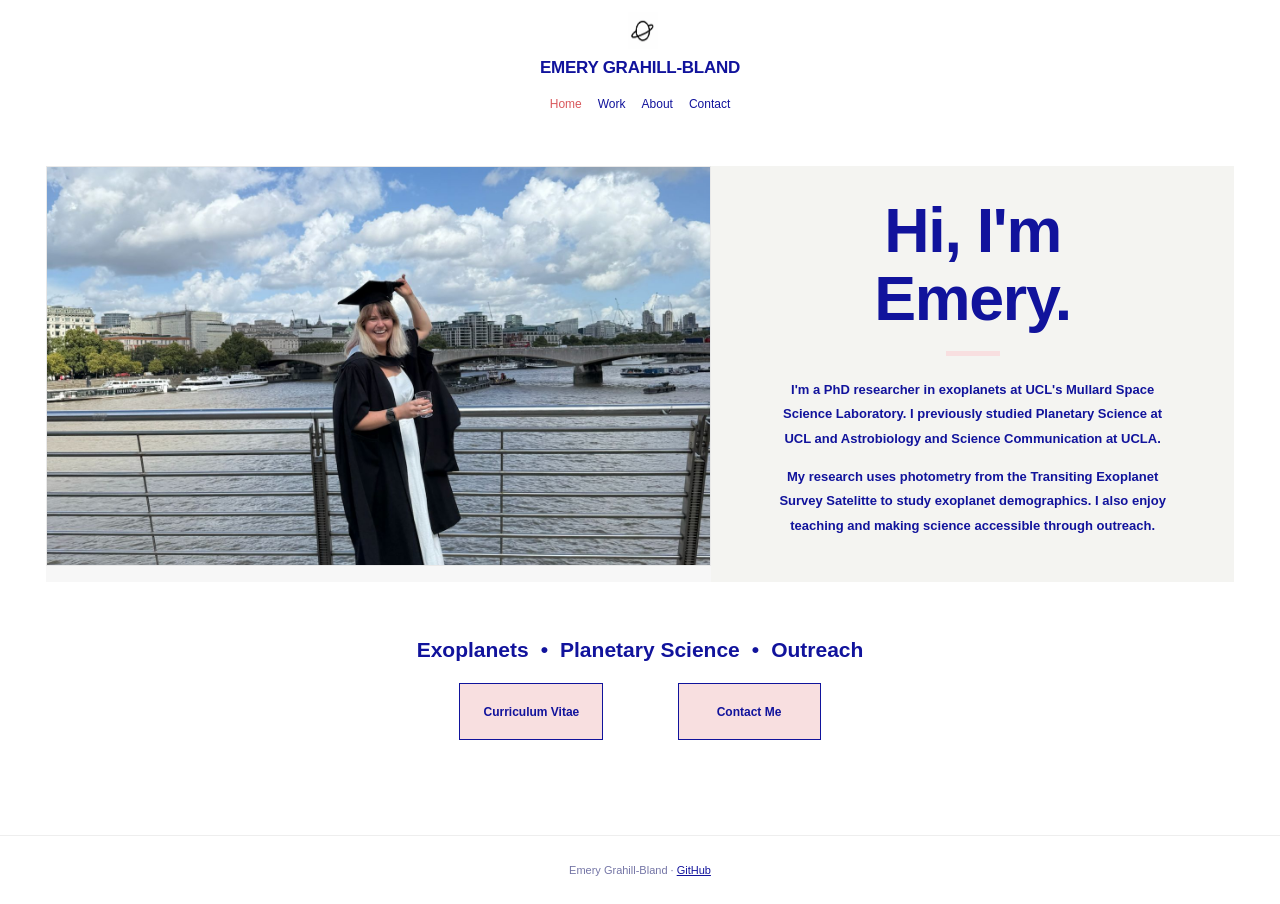
<file: index.html>
<!doctype html>
<html lang="en">
<head>
    <meta charset="utf-8">
    <meta name="viewport" content="width=device-width, initial-scale=1">
    <meta name="description" content="Emery Grahill-Bland — PhD researcher in exoplanets at UCL Mullard Space Science Laboratory.">
    <title>Home | Emery Grahill-Bland</title>
    <!-- Fixed: use the existing PNG icon, rather than a missing SVG. -->
    <link rel="icon" type="image/png" href="assets/saturn.png">
    <link rel="stylesheet" href="assets/style.css">
</head>
<body>
<!-- Shared header: centered outline planet, name, and four simple links as on the Wix site. -->
<header class="site-header">
    <!-- Fixed: use the planet image that is actually in assets/. -->
    <img class="site-mark" src="assets/saturn.png" alt="Ringed planet symbol">
    <a class="site-name" href="index.html">EMERY GRAHILL-BLAND</a>
    <nav class="site-nav" aria-label="Main navigation">
        <a href="index.html" aria-current="page">Home</a>
        <a href="work.html">Work</a>
        <a href="about.html">About</a>
        <a href="contact.html">Contact</a>
    </nav>
</header>
<main>
<!-- Home hero photograph is loaded from assets/home.jpg. -->
<section class="home-hero" aria-label="Introduction">
    <div class="home-hero-image photo-slot" aria-label="Space for a homepage photograph">
    <!-- This photo is already included in the repository. -->
    <img src="assets/home.jpg" alt="my master's graduation photo">
</div>
    <div class="home-hero-copy">
        <h1>Hi, I'm<br>Emery.</h1>
        <p>I'm a PhD researcher in exoplanets at UCL's Mullard Space Science Laboratory. I previously studied Planetary Science at UCL and Astrobiology and Science Communication at UCLA.</p>
        <p>My research uses photometry from the Transiting Exoplanet Survey Satelitte to study exoplanet demographics. I also enjoy teaching and making science accessible through outreach.</p>
    </div>
</section>
<!-- Recreates the three outlined shortcuts from the original Home page. -->
<div class="quick-links">
    <!-- HOME KEYWORDS UPDATE: the research keywords span the row above the existing buttons. -->
    <div class="work-keywords home-keywords" aria-label="Research and outreach interests">
        <span>Exoplanets</span><span class="work-keyword-dot" aria-hidden="true">•</span>
        <span>Planetary Science</span><span class="work-keyword-dot" aria-hidden="true">•</span>
        <span>Outreach</span>
    </div>
    <!-- The CV button links to the existing assets/CV.pdf file. -->
<!-- Fixed: GitHub Pages filenames are case-sensitive; file is named CV.pdf. -->
<a class="button" href="assets/CV.pdf" target="_blank" rel="noopener">
    Curriculum Vitae
</a>
    <a class="button" href="contact.html">Contact Me</a>
</div>
</main>
<footer class="site-footer">Emery Grahill-Bland · <a href="https://github.com/emerygb">GitHub</a></footer>
</body>
</html>
</file>
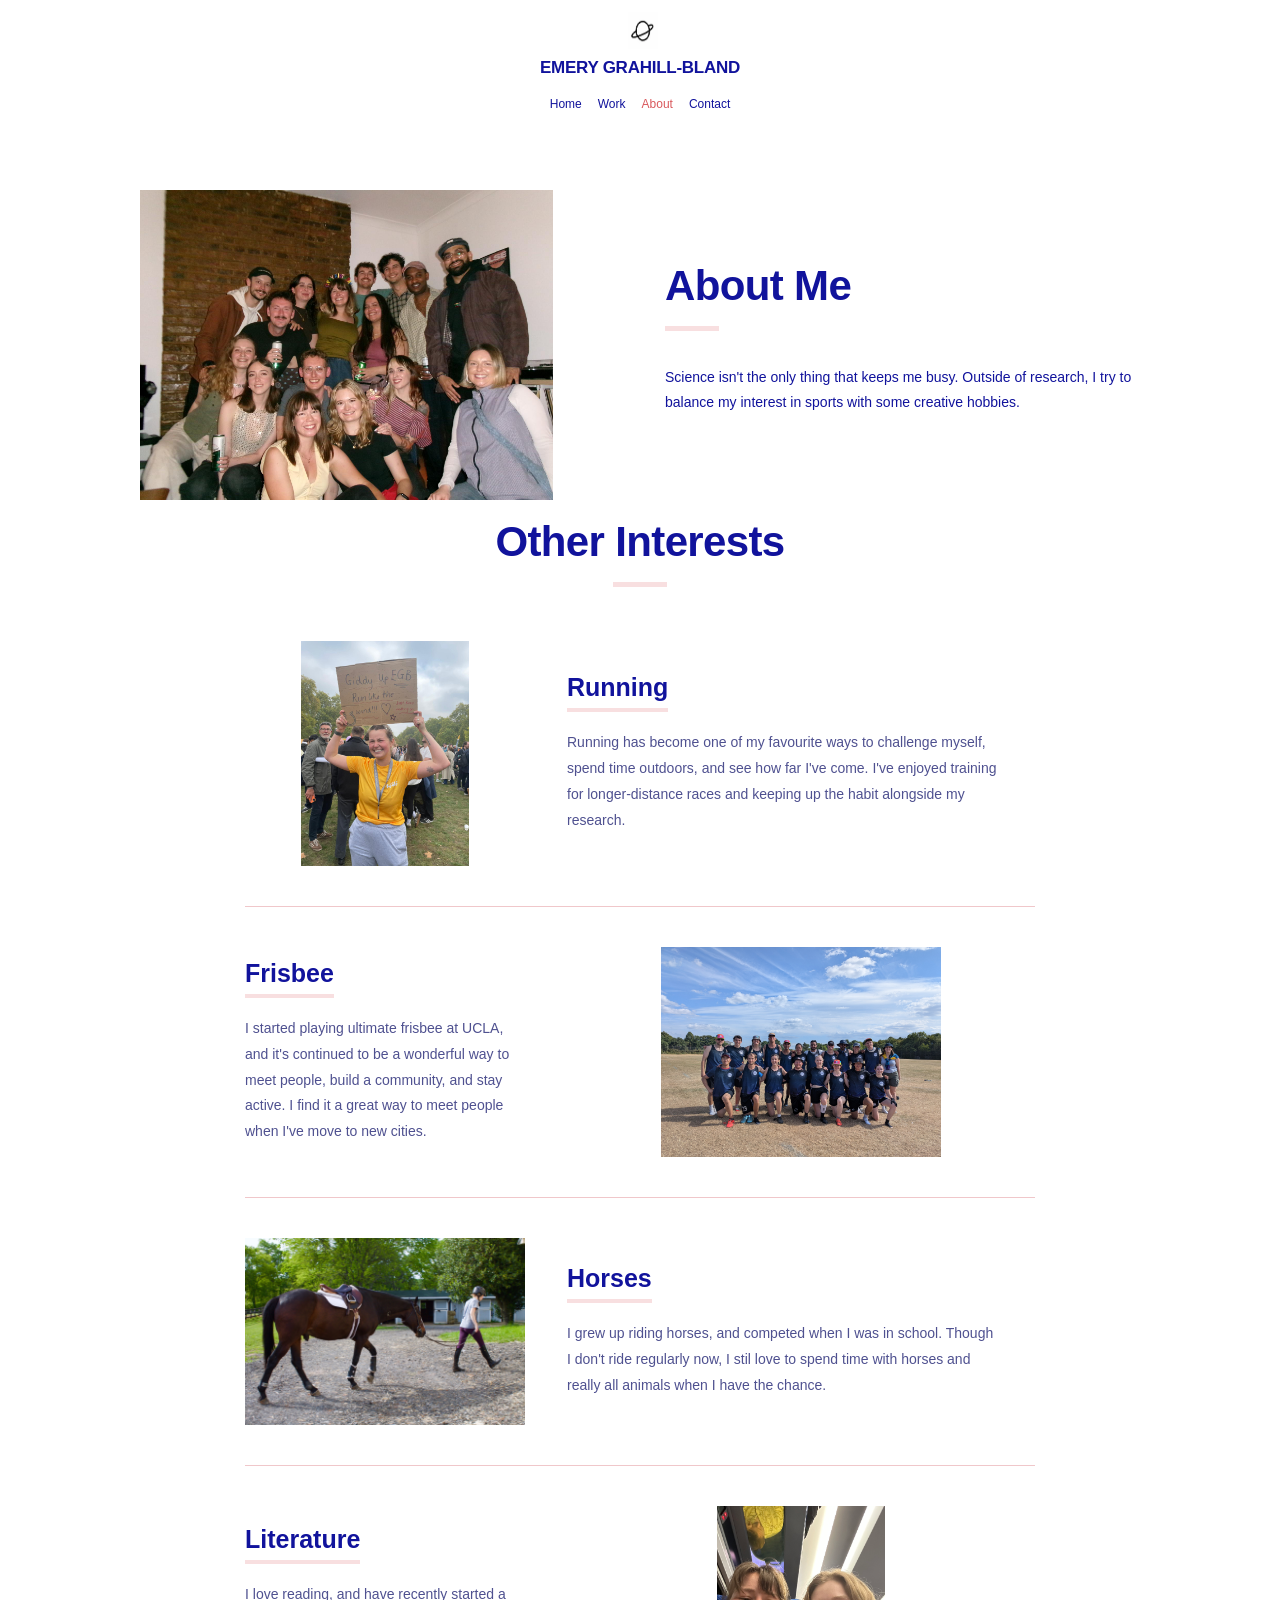
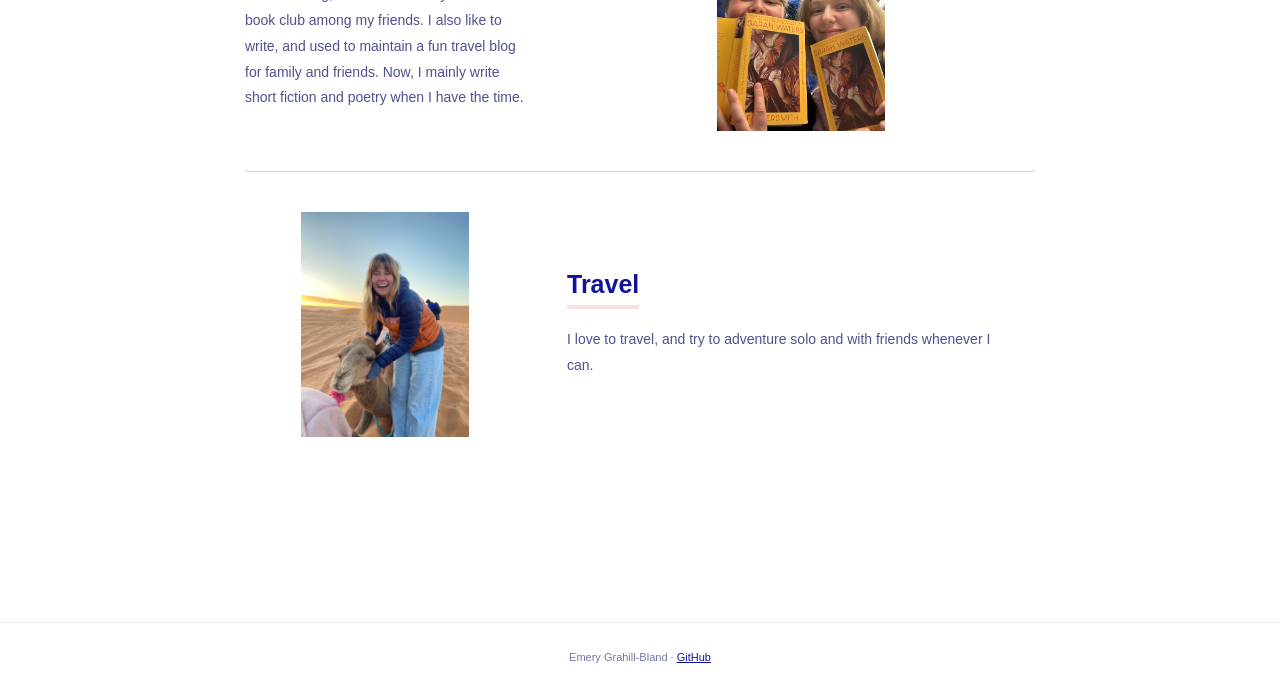
<file: about.html>
<!doctype html>
<html lang="en">
<head>
    <meta charset="utf-8">
    <meta name="viewport" content="width=device-width, initial-scale=1">
    <meta name="description" content="Emery Grahill-Bland — PhD researcher in exoplanets at UCL Mullard Space Science Laboratory.">
    <title>About | Emery Grahill-Bland</title>
    <!-- Fixed: use the existing PNG icon, rather than a missing SVG. -->
    <link rel="icon" type="image/png" href="assets/saturn.png">
    <link rel="stylesheet" href="assets/style.css">
</head>
<body>
<!-- Shared header: centered outline planet, name, and four simple links as on the Wix site. -->
<header class="site-header">
    <!-- Fixed: use the planet image that is actually in assets/. -->
    <img class="site-mark" src="assets/saturn.png" alt="Ringed planet symbol">
    <a class="site-name" href="index.html">EMERY GRAHILL-BLAND</a>
    <nav class="site-nav" aria-label="Main navigation">
        <a href="index.html">Home</a>
        <a href="work.html">Work</a>
        <a href="about.html" aria-current="page">About</a>
        <a href="contact.html">Contact</a>
    </nav>
</header>
<main>
<!-- ABOUT DESKTOP LAYOUT UPDATE: keep the photograph and introductory text together; mobile retains its original stacked layout. -->
<div class="about-hero">
    <!-- About photo: preserve the full original image and its aspect ratio, with no banner cropping. -->
    <figure class="about-banner"><img src="assets/about.jpg" alt="my friends in London"></figure>
    <section class="section about-intro">
        <h2>About Me</h2>
        <p>Science isn't the only thing that keeps me busy. Outside of research, I try to balance my interest in sports with some creative hobbies.</p>
    </section>
</div>
<!-- About interests: larger editorial image-and-text features, alternating left/right rather than small bordered cards. -->
<section class="section interests-section">
    <h2 class="section-title">Other Interests</h2>
    <div class="interests">
        <article class="interest">
            <div class="interest-photo"><img src="assets/running.jpg" alt="after finishing the Royal Parks Half Marathon" loading="lazy"></div>
            <div class="interest-copy">
                <h3>Running</h3>
                <p>Running has become one of my favourite ways to challenge myself, spend time outdoors, and see how far I've come. I've enjoyed training for longer-distance races and keeping up the habit alongside my research.</p>
            </div>
        </article>
        <article class="interest">
            <div class="interest-photo"><img src="assets/frisbee.jpg" alt="my london ultimate frisbee team" loading="lazy"></div>
            <div class="interest-copy">
                <h3>Frisbee</h3>
                <p>I started playing ultimate frisbee at UCLA, and it's continued to be a wonderful way to meet people, build a community, and stay active. I find it a great way to meet people when I've move to new cities.</p>
            </div>
        </article>
        <article class="interest">
            <div class="interest-photo"><img src="assets/horses.jpg" alt="me and my horse Chesterlander" loading="lazy"></div>
            <div class="interest-copy">
                <h3>Horses</h3>
                <p>I grew up riding horses, and competed when I was in school. Though I don't ride regularly now, I stil love to spend time with horses and really all animals when I have the chance. </p>
            </div>
        </article>
        <article class="interest">
            <div class="interest-photo"><img src="assets/writing.jpg" alt="a photo from my book club" loading="lazy"></div>
            <div class="interest-copy">
                <h3>Literature</h3>
                <p> I love reading, and have recently started a book club among my friends. I also like to write, and used to maintain a fun travel blog for family and friends. Now, I mainly write short fiction and poetry when I have the time.</p>
            </div>
        </article>
        <!-- Added: Travel uses the same interest layout and future photo folder as the existing entries. -->
        <article class="interest">
            <div class="interest-photo"><img src="assets/travel.jpg" alt="A photo from my travels" loading="lazy"></div>
            <div class="interest-copy">
                <h3>Travel</h3>
                <p>I love to travel, and try to adventure solo and with friends whenever I can.</p>
            </div>
        </article>
    </div>
</section>
</main>
<footer class="site-footer">Emery Grahill-Bland · <a href="https://github.com/emerygb">GitHub</a></footer>
</body>
</html>
</file>
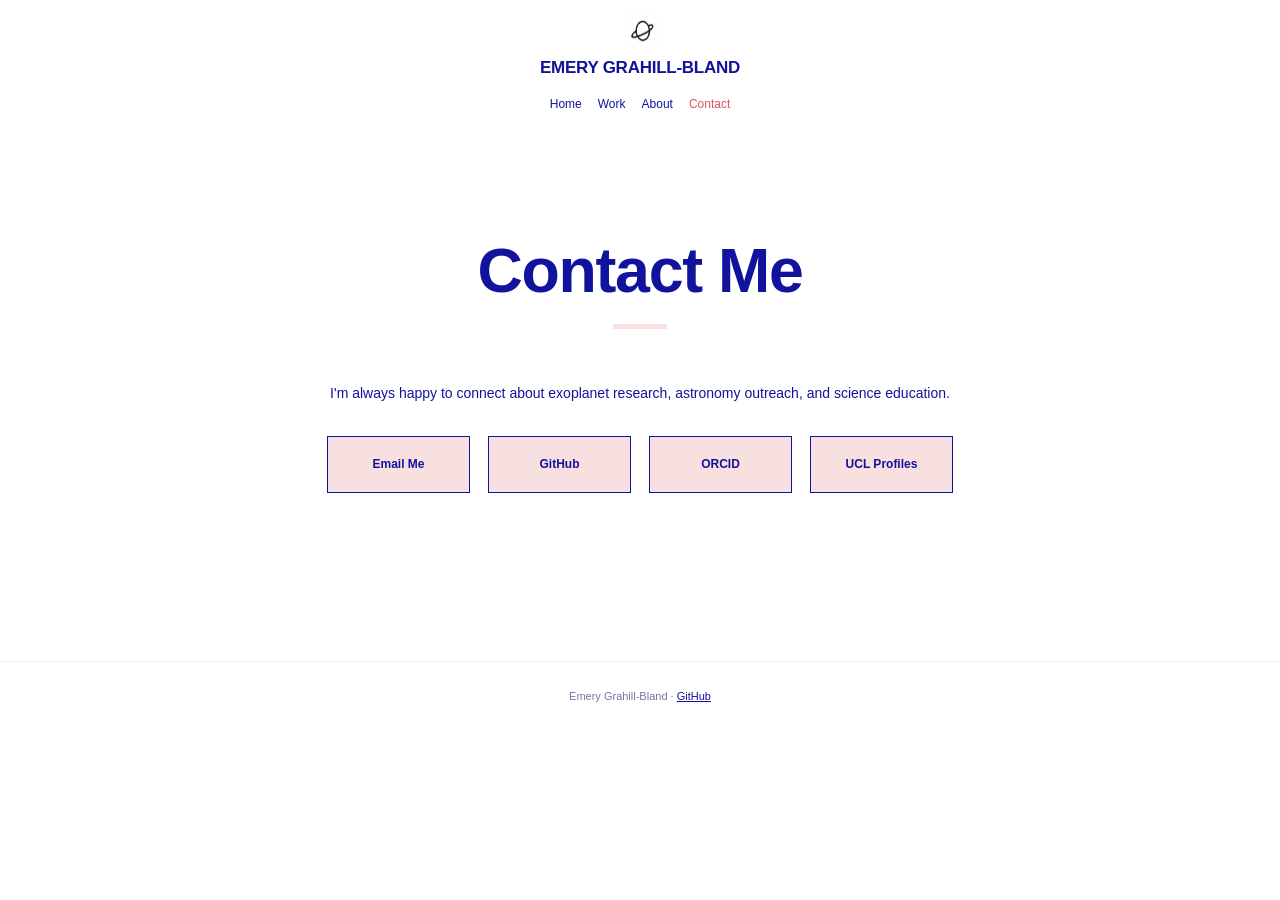
<file: contact.html>
<!doctype html>
<html lang="en">
<head>
    <meta charset="utf-8">
    <meta name="viewport" content="width=device-width, initial-scale=1">
    <meta name="description" content="Emery Grahill-Bland — PhD researcher in exoplanets at UCL Mullard Space Science Laboratory.">
    <title>Contact | Emery Grahill-Bland</title>
    <!-- Fixed: correct the MIME type for the PNG favicon. -->
    <link rel="icon" type="image/png" href="assets/saturn.png">
    <link rel="stylesheet" href="assets/style.css">
</head>
<body>
<!-- Shared header: centered outline planet, name, and four simple links as on the Wix site. -->
<header class="site-header">
    <img class="site-mark" src="assets/saturn.png" alt="Ringed planet symbol">
    <a class="site-name" href="index.html">EMERY GRAHILL-BLAND</a>
    <nav class="site-nav" aria-label="Main navigation">
        <a href="index.html">Home</a>
        <a href="work.html">Work</a>
        <a href="about.html">About</a>
        <a href="contact.html" aria-current="page">Contact</a>
    </nav>
</header>
<main>
<section class="section" style="padding-top:70px;min-height:420px">
    <div class="contact-content">
        <h1>Contact Me</h1>
        <p>I'm always happy to connect about exoplanet research, astronomy outreach, and science education.</p>
        <!-- Updated: keep all four contact buttons in the existing flex row; remove the redundant Work button. -->
        <div class="contact-links">
            <!-- Email uses a mailto link to open the visitor's email app. -->
            <a class="button" href="mailto:emery.grahill-bland.23@ucl.ac.uk">Email Me</a>
            <a class="button" href="https://github.com/emerygb" target="_blank" rel="noopener noreferrer">GitHub</a>
            <!-- Added the supplied researcher-profile links with the same button styling. -->
            <a class="button" href="https://orcid.org/0009-0005-2971-5063" target="_blank" rel="noopener noreferrer">ORCID</a>
            <a class="button" href="https://profiles.ucl.ac.uk/105234-ms-emery-grahillbland-grahillbland" target="_blank" rel="noopener noreferrer">UCL Profiles</a>
        </div>
    </div>
</section>
</main>
<footer class="site-footer">Emery Grahill-Bland · <a href="https://github.com/emerygb">GitHub</a></footer>
</body>
</html>
</file>
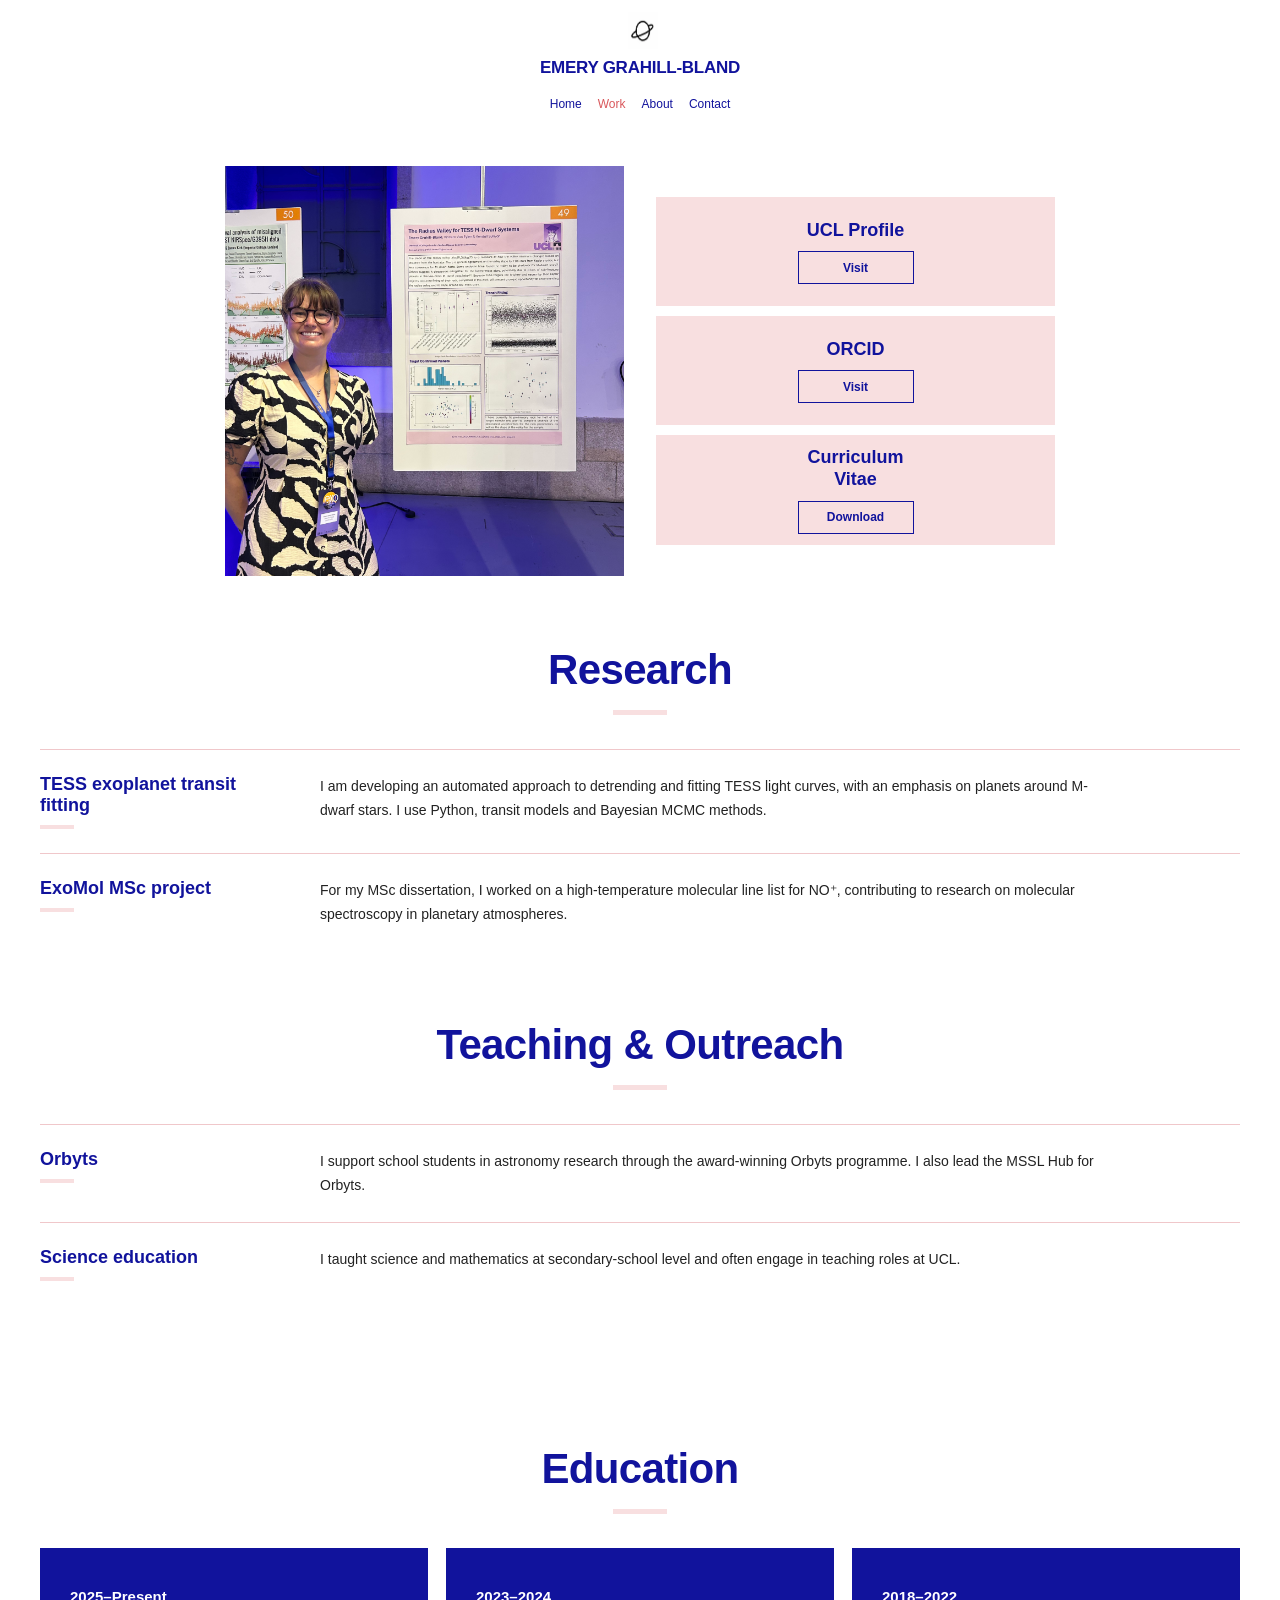
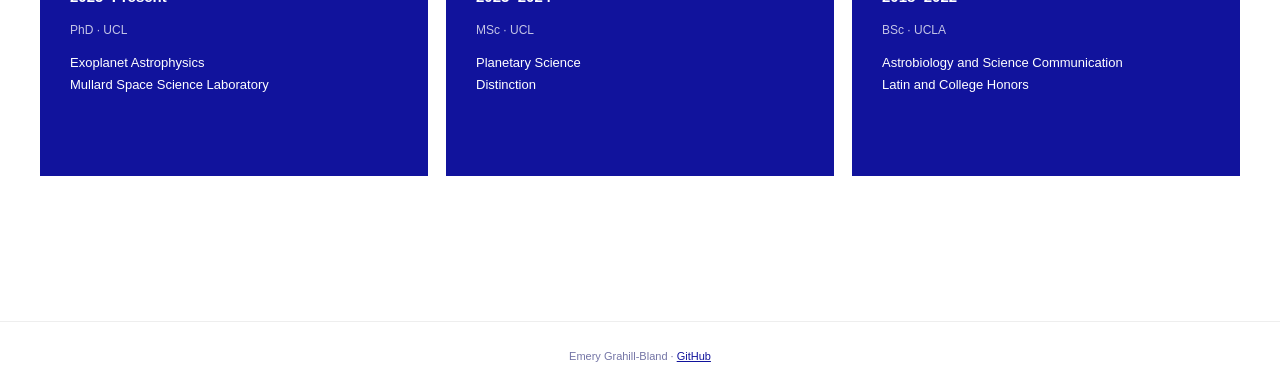
<file: work.html>
<!doctype html>
<html lang="en">
<head>
    <meta charset="utf-8">
    <meta name="viewport" content="width=device-width, initial-scale=1">
    <meta name="description" content="Emery Grahill-Bland — PhD researcher in exoplanets at UCL Mullard Space Science Laboratory.">
    <title>Work | Emery Grahill-Bland</title>
    <!-- Fixed: use the existing PNG icon, rather than a missing SVG. -->
    <link rel="icon" type="image/png" href="assets/saturn.png">
    <link rel="stylesheet" href="assets/style.css">
</head>
<body>
<!-- Shared header: centered outline planet, name, and four simple links as on the Wix site. -->
<header class="site-header">
    <!-- Fixed: use the planet image that is actually in assets/. -->
    <img class="site-mark" src="assets/saturn.png" alt="Ringed planet symbol">
    <a class="site-name" href="index.html">EMERY GRAHILL-BLAND</a>
    <nav class="site-nav" aria-label="Main navigation">
        <a href="index.html">Home</a>
        <a href="work.html" aria-current="page">Work</a>
        <a href="about.html">About</a>
        <a href="contact.html">Contact</a>
    </nav>
</header>
<main>
<!-- WORK UPDATE: display the complete portrait photo at its natural aspect ratio, rather than cropping it to a narrow banner. -->

<div class="work-hero">
    <!-- WORK LAYOUT UPDATE: photo occupies the left column on desktop. -->
    <figure class="work-banner">
    <img src="assets/work.jpg" alt="my poster at Exoplanets 6 in Porto, 2026">
</figure>
    <!-- WORK LAYOUT UPDATE: retain professional links alongside the photograph. -->
    <div class="work-hero-side">
<!-- WORK UPDATE: three professional links (UCL, ORCID and CV), with no LinkedIn button. -->
<section class="work-links work-links--three" aria-label="Professional links">
    <div class="work-link-area"><div class="work-link-card"><h3>UCL Profile</h3>
        <!-- WORK UPDATE: link to the supplied UCL researcher profile. -->
        <a class="button" href="https://profiles.ucl.ac.uk/105234-ms-emery-grahillbland-grahillbland" target="_blank" rel="noopener">Visit</a>
    </div></div>
    <div class="work-link-area"><div class="work-link-card"><h3>ORCID</h3>
        <!-- WORK UPDATE: link to the supplied ORCID researcher identifier. -->
        <a class="button" href="https://orcid.org/0009-0005-2971-5063" target="_blank" rel="noopener">Visit</a>
    </div></div>
    <div class="work-link-area"><div class="work-link-card"><h3>Curriculum<br>Vitae</h3>
        <!-- Retain the existing case-sensitive CV filename and working PDF link. -->
        <a class="button" href="assets/CV.pdf" target="_blank" rel="noopener">Download</a>
    </div></div>
</section>
    </div>
</div>
<!-- WORK UPDATE: Research now comes first; copy uses first person and current work uses the present tense. -->
<section class="section">
    <h2 class="section-title">Research</h2>
    <div class="work-detail"><h3>TESS exoplanet transit fitting</h3><p>I am developing an automated approach to detrending and fitting TESS light curves, with an emphasis on planets around M-dwarf stars. I use Python, transit models and Bayesian MCMC methods.</p></div>
    <div class="work-detail"><h3>ExoMol MSc project</h3><p>For my MSc dissertation, I worked on a high-temperature molecular line list for NO⁺, contributing to research on molecular spectroscopy in planetary atmospheres.</p></div>
</section>
<!-- WORK UPDATE: Teaching and outreach now follows research; Orbyts wording updated verbatim. -->
<section class="section" style="padding-top:0">
    <h2 class="section-title">Teaching &amp; Outreach</h2>
    <div class="work-detail"><h3>Orbyts</h3><p>I support school students in astronomy research through the award-winning Orbyts programme. I also lead the MSSL Hub for Orbyts.</p></div>
    <div class="work-detail"><h3>Science education</h3><p>I  taught science and mathematics at secondary-school level and often engage in teaching roles at UCL.</p></div>
</section>
<!-- WORK UPDATE: Education has been moved to the end of the Work page. -->
<section class="section">
    <h2 class="section-title">Education</h2>
    <div class="education">
        <article class="edu-item"><h3>2025–Present</h3><p class="sub">PhD · UCL</p><p>Exoplanet Astrophysics<br>Mullard Space Science Laboratory</p></article>
        <article class="edu-item"><h3>2023–2024</h3><p class="sub">MSc · UCL</p><p>Planetary Science<br>Distinction</p></article>
        <article class="edu-item"><h3>2018–2022</h3><p class="sub">BSc · UCLA</p><p>Astrobiology and Science Communication<br> Latin and College Honors</p></article>
    </div>
</section>
</main>
<footer class="site-footer">Emery Grahill-Bland · <a href="https://github.com/emerygb">GitHub</a></footer>
</body>
</html>
</file>
<file: assets/style.css>
/* Wix-inspired visual refresh: preserve the original blue, coral, pale-pink and white palette. */
:root { --blue:#11139c; --coral:#d9585c; --pink:#f8dfe0; --light:#f7f7f7; --ink:#222; --line:#e9e9e9; }
* { box-sizing:border-box; }
html { scroll-behavior:smooth; }
body { margin:0; background:#fff; color:var(--ink); font-family:"Avenir Next",Avenir,"Century Gothic",Arial,sans-serif; }
a { color:var(--blue); }
img { max-width:100%; }
/* Shared centered Wix-style masthead and straightforward navigation. */
.site-header { min-height:166px; padding:12px 18px 38px; display:flex; flex-direction:column; align-items:center; justify-content:flex-start; }
.site-mark { width:41px; height:37px; display:block; margin-bottom:8px; }
.site-name { color:var(--blue); text-decoration:none; font-size:17px; line-height:1.3; font-weight:800; letter-spacing:-.25px; text-align:center; }
.site-nav { display:flex; justify-content:center; gap:16px; margin-top:18px; }
.site-nav a { color:var(--blue); font-size:12px; text-decoration:none; }
.site-nav a:hover,.site-nav a[aria-current="page"] { color:var(--coral); }
/* Restrained typography; no gradients, glows or floating decorative elements. */
h1,h2,h3,p { margin-top:0; }
h1,h2,h3 { color:var(--blue); }
h1 { font-size:clamp(39px,4.9vw,72px); line-height:1.09; letter-spacing:-1.3px; font-weight:800; }
h2 { font-size:clamp(28px,3.4vw,42px); letter-spacing:-.65px; font-weight:800; }
h3 { font-size:18px; }
p { font-size:14px; line-height:1.75; }
.section { max-width:1450px; padding:70px 40px; margin:auto; }
.section-title { text-align:center; margin-bottom:34px; }
.button { display:inline-flex; justify-content:center; align-items:center; text-align:center; padding:17px 23px; min-width:143px; min-height:57px; border:1px solid var(--blue); background:transparent; text-decoration:none; color:var(--blue); font-weight:700; font-size:12px; transition:background .15s,color .15s; }
.button:hover { background:var(--blue); color:#fff; }
.button[aria-disabled="true"] { opacity:.55; cursor:default; }
.button[aria-disabled="true"]:hover { background:transparent; color:var(--blue); }
/* Empty image slots replace the screenshot crops on every page; insert your own images inside them later. */
.photo-slot { display:flex; align-items:center; justify-content:center; background:#f7f7f7; border:1px solid var(--line); overflow:hidden; }
.photo-slot > img { display:block; width:100%; height:100%; object-fit:cover; }
.photo-note { font-size:12px; color:#7475a6; font-weight:500; text-align:center; padding:10px; }
/* HOME: keep the original image-and-introduction layout without shipping a photograph. */
.home-hero { width:calc(100% - 92px); max-width:1800px; margin:0 auto 32px; min-height:585px; display:grid; grid-template-columns: 56% 44%; background:var(--light); }
.home-hero-image { min-height:585px; }
.home-hero-copy { padding:48px clamp(24px,4.4vw,84px); display:flex; flex-direction:column; justify-content:center; align-items:center; text-align:center; background:#f4f4f1; }
.home-hero-copy h1 { margin:0 0 22px; }
.home-hero-copy p { color:var(--blue); font-size:13px; line-height:1.9; font-weight:600; max-width:390px; }
/* HOME BUTTONS UPDATE: remove the grey background strip while keeping the original spacing. */
.quick-links { background:#fff; padding:20px; display:flex; justify-content:center; gap:clamp(15px,5.8vw,85px); flex-wrap:wrap; }
/* HOME BUTTONS UPDATE: use the existing pale-pink accent and preserve the blue hover state. */
.quick-links .button { background:var(--pink); }
.quick-links .button:hover { background:var(--blue); color:#fff; }
/* WORK: empty full-width banner, pale-pink link panels, and solid-blue education panels. */
.page-banner { height:300px; width:100%; }
.work-links { display:grid; grid-template-columns:1fr 1fr; gap:14px; padding:15px 40px 0; max-width:1500px; margin:0 auto; }
.work-link-area { min-height:185px; background:#fff; display:flex; align-items:center; justify-content:center; }
.work-link-card { min-width:165px; min-height:150px; padding:16px; background:var(--pink); display:flex; flex-direction:column; justify-content:center; align-items:center; text-align:center; }
.work-link-card h3 { font-size:19px; line-height:1.25; margin-bottom:21px; }
.work-link-card .button { min-width:116px; min-height:33px; padding:8px 12px; }
.education { display:grid; grid-template-columns:repeat(3,minmax(0,1fr)); gap:18px; }
.edu-item { background:var(--blue); color:#fff; padding:40px 30px; min-height:228px; }
.edu-item h3,.edu-item p { color:#fff; }
.edu-item h3 { font-size:15px; margin:0 0 15px; }
.edu-item .sub { opacity:.75; font-size:12px; margin-bottom:11px; }
.edu-item p { font-size:13px; }
.work-detail { border-top:1px solid var(--line); padding:24px 0; display:grid; grid-template-columns: 245px 1fr; gap:35px; }
.work-detail h3 { margin:0; }
.work-detail p { margin:0; max-width:790px; }
/* ABOUT: the original simple image-and-text rows rather than a modern card grid. */
.about-intro { max-width:790px; margin:0 auto; text-align:center; }
.about-intro p { color:var(--blue); }
.hobby-list { width:min(610px,100%); margin:0 auto; display:grid; gap:10px; }
.hobby { display:grid; grid-template-columns:185px 1fr; border:1px solid var(--line); min-height:205px; }
.hobby-photo { width:185px; min-height:205px; }
.hobby-copy { padding:25px 25px 20px; }
.hobby-copy h3 { font-size:14px; margin-bottom:16px; }
.hobby-copy p { color:#595db2; font-size:12px; line-height:1.65; margin-bottom:0; }
/* Fixed: all four hobby descriptions now share .hobby-copy p styling. */
/* CONTACT: keep information plainly presented, with no unverified personal links. */
.contact-content { text-align:center; max-width:650px; margin:0 auto; }
.contact-content p { color:var(--blue); }
.contact-links { display:flex; justify-content:center; gap:18px; flex-wrap:wrap; margin-top:30px; }
.site-footer { margin-top:75px; padding:28px 20px; border-top:1px solid #eee; text-align:center; color:#7475a6; font-size:11px; }
/* Responsive adjustments retain the same visual identity on narrow screens. */
@media(max-width:800px) { .site-header{min-height:148px;padding-bottom:28px;} .home-hero { width:calc(100% - 32px); grid-template-columns:1fr; } .home-hero-image { min-height:310px; } .home-hero-copy { padding:45px 24px; } .work-links {padding:15px 12px 0;} .education { grid-template-columns:1fr; } .section { padding:55px 20px; } .work-detail { grid-template-columns:1fr; gap:8px; } .page-banner { height:230px; } }
@media(max-width:480px) { .site-nav {gap:14px;} .home-hero-image {min-height:260px;} .home-hero-copy h1 { font-size:46px; } .quick-links {gap:12px;} .button { min-height:48px; } .work-links {grid-template-columns:1fr;} .work-link-area {min-height:130px;} .work-link-card {min-height:110px;} .hobby {grid-template-columns:125px 1fr; min-height:180px;} .hobby-photo{width:125px;min-height:180px;} .hobby-copy{padding:15px;} .hobby-copy p{font-size:11px;} }

/* ABOUT SIZE FIX: keep the complete group photo visible, but limit its on-screen size. */
.about-banner { width:calc(100% - 32px); max-width:650px; margin:0 auto; text-align:center; }
.about-banner img { display:block; width:auto; max-width:100%; height:auto; max-height:380px; margin:0 auto; }
/* ABOUT SIZE FIX: compact alternating photo-and-text rows, with readable text beside each photo. */
.interests-section { padding-top:18px; }
.interests { width:min(790px,100%); margin:0 auto; display:grid; gap:0; }
.interest { display:grid; grid-template-columns:minmax(0,280px) minmax(0,1fr); gap:clamp(24px,3.6vw,42px); align-items:center; padding:20px 0 40px; }
.interest + .interest { border-top:1px solid var(--line); padding-top:40px; }
.interest:nth-child(even) .interest-photo { order:2; }
.interest-photo { display:flex; align-items:center; justify-content:center; min-width:0; }
/* ABOUT SIZE FIX: cap hobby photos at 280 by 225 pixels without cropping them. */
.interest-photo img { display:block; max-width:min(100%,280px); width:auto; height:auto; max-height:225px; object-fit:contain; }
.interest-copy { max-width:430px; }
.interest-copy h3 { font-size:25px; margin-bottom:18px; }
.interest-copy p { font-size:14px; line-height:1.85; color:#4f5190; margin-bottom:0; }
/* ABOUT UPDATE: stack photos above text at mobile sizes without alternating visual order. */
@media (max-width:700px) {
    .about-banner { width:calc(100% - 32px); }
    .interests-section { padding-top:8px; }
    .interest, .interest + .interest { grid-template-columns:1fr; gap:22px; padding:36px 0 48px; }
    .interest:nth-child(even) .interest-photo { order:0; }
    /* ABOUT SIZE FIX: preserve the smaller image size on mobile too. */
    .interest-photo img { max-height:225px; }
    .interest-copy { max-width:100%; }
    .interest-copy h3 { font-size:22px; margin-bottom:12px; }
}

/* WORK UPDATE: show the complete portrait-oriented poster photo without cropping; limit its display height. */
.work-banner { width:calc(100% - 72px); max-width:980px; margin:0 auto; display:flex; justify-content:center; }
.work-banner img { display:block; width:auto; max-width:100%; height:auto; max-height:720px; object-fit:contain; }
/* WORK UPDATE: UCL Profile, ORCID and CV cards share one row on desktop. */
.work-links--three { grid-template-columns:repeat(3,minmax(0,1fr)); }
/* WORK UPDATE: keep the complete photo visible and stack link cards on narrow screens. */
@media (max-width:800px) { .work-banner { width:calc(100% - 32px); } }
@media (max-width:600px) { .work-links--three { grid-template-columns:1fr; } }

/* WORK KEYWORDS UPDATE: centered blue keywords and blue dot separators above the pink links. */
.work-keywords { display:flex; align-items:center; justify-content:center; flex-wrap:wrap; gap:10px 14px; padding:28px 16px 2px; color:var(--blue); font-size:16px; font-weight:700; text-align:center; }
.work-keyword-dot { color:var(--blue); font-size:21px; line-height:1; }

/* WORK BUTTON ALIGNMENT UPDATE: make all three pink link panels uniform in one centered desktop row. */
.work-links--three { grid-template-columns:repeat(3,minmax(0,185px)); justify-content:center; gap:22px; padding-top:14px; }
.work-links--three .work-link-area { min-height:0; }
.work-links--three .work-link-card { width:100%; min-width:0; min-height:154px; }

/* MAIN PHOTO SIZE UPDATE: reduce the Home, Work, and About feature photographs only. */
.home-hero { max-width:1200px; min-height:0; }
.home-hero-image { height:400px; min-height:0; }
.home-hero-copy { padding:30px clamp(20px,4vw,55px); }
.work-banner { max-width:760px; }
.work-banner img { max-height:460px; }
.about-banner img { max-height:310px; }

/* MAIN PHOTO SIZE UPDATE: retain sensible dimensions on phones, with intact interest-photo sizing. */
@media (max-width:600px) {
    .work-links--three { grid-template-columns:repeat(3,minmax(0,1fr)); gap:7px; padding-left:12px; padding-right:12px; }
    .work-links--three .work-link-card { min-height:133px; padding:9px 5px; }
    .work-links--three .work-link-card h3 { font-size:13px; margin-bottom:12px; }
    .work-links--three .work-link-card .button { min-width:0; width:100%; padding:8px 4px; font-size:11px; }
    .work-keywords { font-size:13px; gap:6px 8px; }
    .work-keyword-dot { font-size:17px; }
    .home-hero-image { height:255px; min-height:0; }
    .work-banner img { max-height:360px; }
    .about-banner img { max-height:280px; }
}

/* WORK DESKTOP FEATURE UPDATE: position the poster at left, and keywords plus stacked pink cards at right. */
.work-hero {
    display:grid;
    grid-template-columns:minmax(0,1fr) minmax(0,1fr);
    align-items:center;
    gap:32px;
    width:calc(100% - 48px);
    max-width:830px;
    margin:0 auto;
}
.work-hero .work-banner { width:100%; max-width:none; margin:0; }
.work-hero .work-banner img { max-height:460px; margin:auto; }
.work-hero-side { min-width:0; display:flex; flex-direction:column; justify-content:center; gap:16px; }
/* WORK DESKTOP FEATURE UPDATE: enlarge research keywords and keep their dot separators blue. */
.work-hero-side .work-keywords { display:block; padding:0; font-size:21px; line-height:1.5; }
.work-hero-side .work-keywords span { display:inline; }
.work-hero-side .work-keyword-dot { margin:0 9px; font-size:23px; }
/* WORK DESKTOP FEATURE UPDATE: stack the three existing pink link cards vertically without changing their links. */
.work-hero-side .work-links--three { grid-template-columns:minmax(0,1fr); gap:10px; padding:0; width:100%; max-width:none; }
.work-hero-side .work-link-area { min-height:0; }
.work-hero-side .work-link-card { width:100%; min-height:109px; padding:11px 20px; }
.work-hero-side .work-link-card h3 { margin-bottom:10px; font-size:18px; }
/* WORK DESKTOP FEATURE UPDATE: keep the existing photo-above-keywords and three-across buttons layout on phones/tablets. */
@media (max-width:720px) {
    .work-hero { display:flex; flex-direction:column; gap:0; width:calc(100% - 32px); }
    .work-hero .work-banner { justify-content:center; }
    .work-hero-side { width:100%; max-width:600px; gap:0; }
    .work-hero-side .work-keywords { padding:22px 0 3px; font-size:17px; }
    .work-hero-side .work-keyword-dot { margin:0 5px; font-size:19px; }
    .work-hero-side .work-links--three { grid-template-columns:repeat(3,minmax(0,1fr)); gap:8px; padding:13px 0 0; }
    .work-hero-side .work-link-card { min-height:133px; padding:9px 5px; }
    .work-hero-side .work-link-card h3 { font-size:13px; margin-bottom:12px; }
    .work-hero-side .work-link-card .button { min-width:0; width:100%; padding:8px 4px; font-size:11px; }
}

/* ABOUT PINK DETAILS: use short pale-pink title rules and understated pink interest separators. */
.about-intro h2::after,
.interests-section .section-title::after {
    content:"";
    display:block;
    width:54px;
    height:5px;
    background:var(--pink);
    margin:16px auto 0;
}
.interest + .interest { border-top-color:#f0c7ca; }
.interest-copy h3 { display:table; padding-bottom:6px; border-bottom:4px solid var(--pink); }

/* CONTACT PINK DETAILS: match the Work page's pale-pink panels without changing button layout. */
.contact-content h1::after {
    content:"";
    display:block;
    width:54px;
    height:5px;
    background:var(--pink);
    margin:20px auto 0;
}
.contact-links .button { background:var(--pink); }
/* Preserve the existing blue hover contrast on the newly pink contact buttons. */
.contact-links .button:hover { background:var(--blue); color:#fff; }

/* HOME PINK DETAIL: add one short pale-pink underline to the introductory heading. */
.home-hero-copy h1::after {
    content:"";
    display:block;
    width:54px;
    height:5px;
    margin:18px auto 0;
    background:var(--pink);
}

/* WORK PINK DETAILS: match the short heading underlines used on the About page. */
.work-hero ~ .section .section-title::after {
    content:"";
    display:block;
    width:54px;
    height:5px;
    margin:16px auto 0;
    background:var(--pink);
}

/* WORK PINK DETAILS: add understated pink lines to research and outreach items. */
.work-hero ~ .section .work-detail { border-top-color:#f0c7ca; }
.work-hero ~ .section .work-detail h3::after {
    content:"";
    display:block;
    width:34px;
    height:4px;
    margin-top:9px;
    background:var(--pink);
}

/* HOME KEYWORDS UPDATE: span both existing pink buttons, with larger centred blue text and blue separators. */
.quick-links { row-gap:18px; }
.quick-links .home-keywords {
    flex:0 0 100%;
    width:100%;
    padding:0;
    font-size:clamp(15px,2vw,21px);
    line-height:1.5;
    gap:6px 12px;
}

/* ABOUT DESKTOP LAYOUT UPDATE: put the complete group photo left and intro right; leave mobile unaltered. */
@media (min-width:801px) {
    .about-hero {
        display:grid;
        grid-template-columns:minmax(0,1fr) minmax(0,1fr);
        align-items:center;
        gap:50px;
        width:calc(100% - 80px);
        max-width:1000px;
        margin:24px auto 0;
    }
    .about-hero .about-banner { width:100%; max-width:none; margin:0; }
    .about-hero .about-banner img { margin:0; }
    .about-hero .about-intro { max-width:none; margin:0; padding:0; text-align:left; }
    .about-hero .about-intro h2::after { margin-left:0; }
}
</file>
